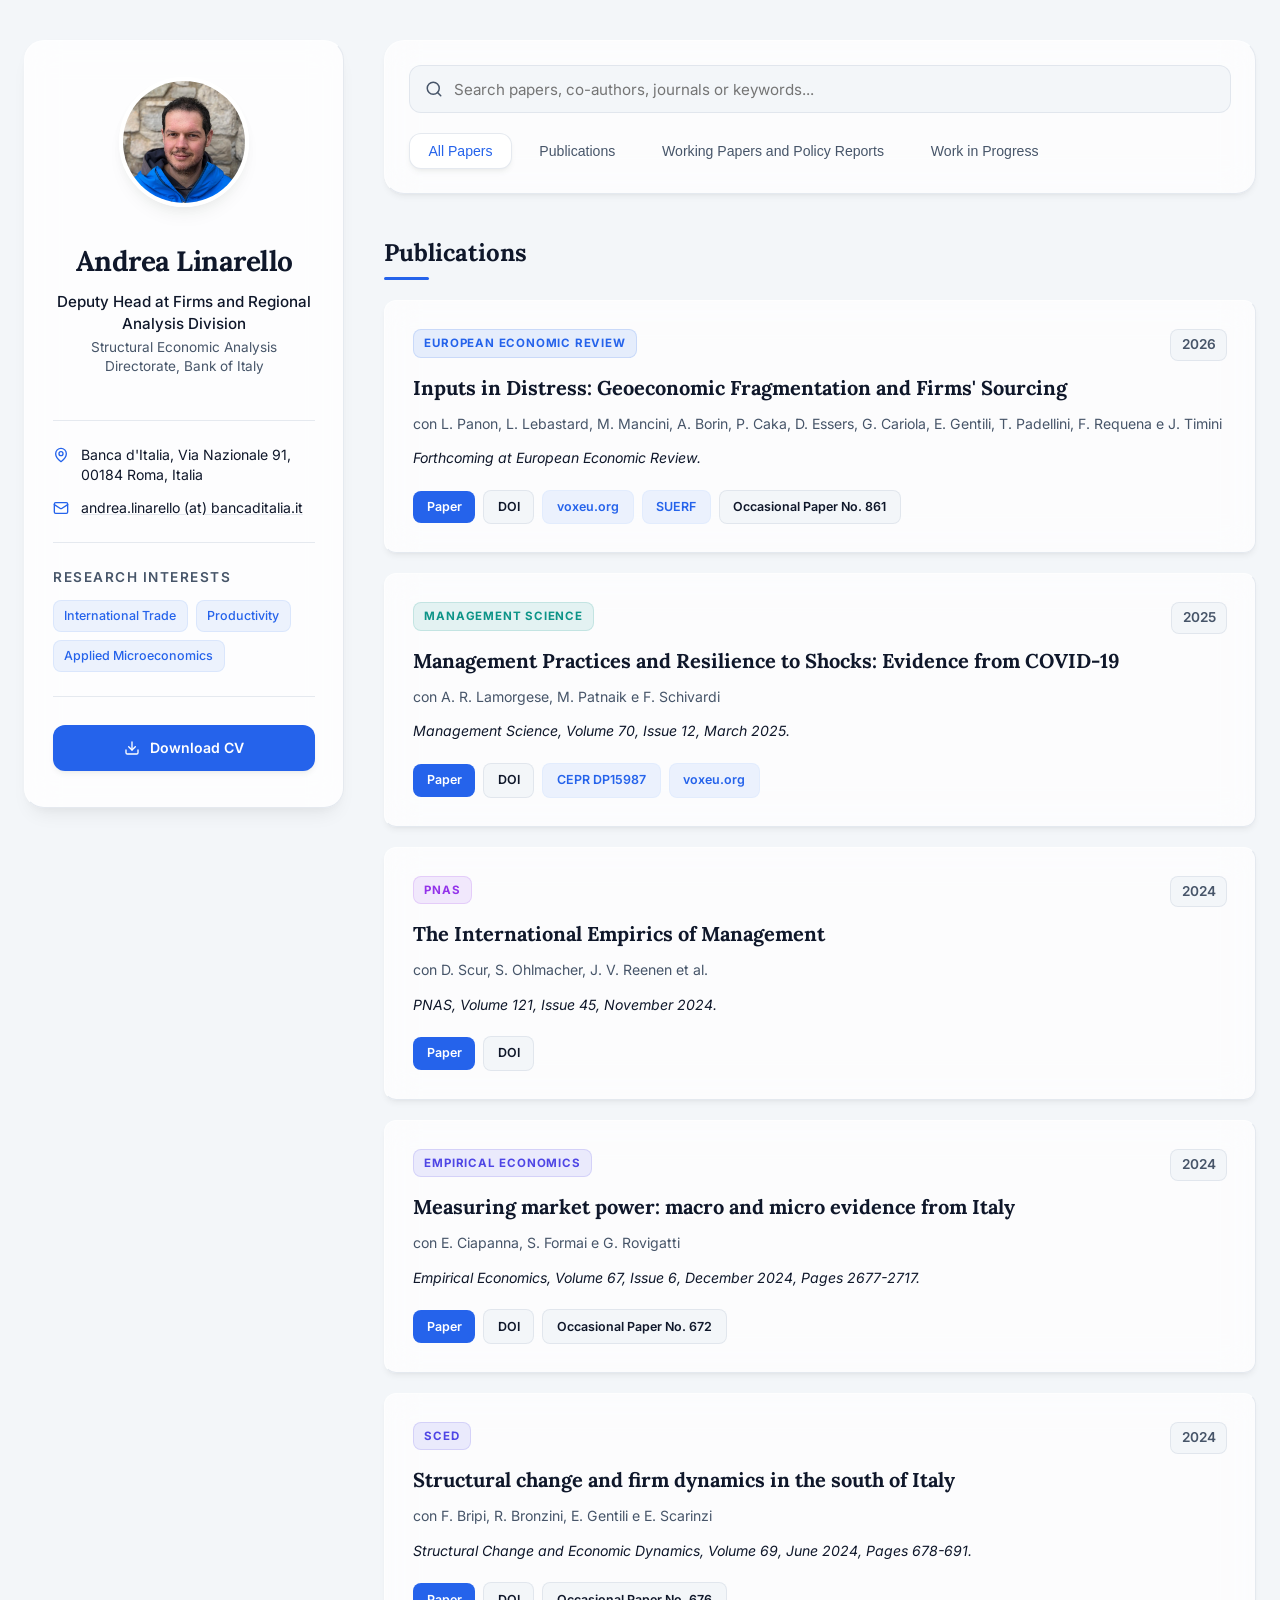
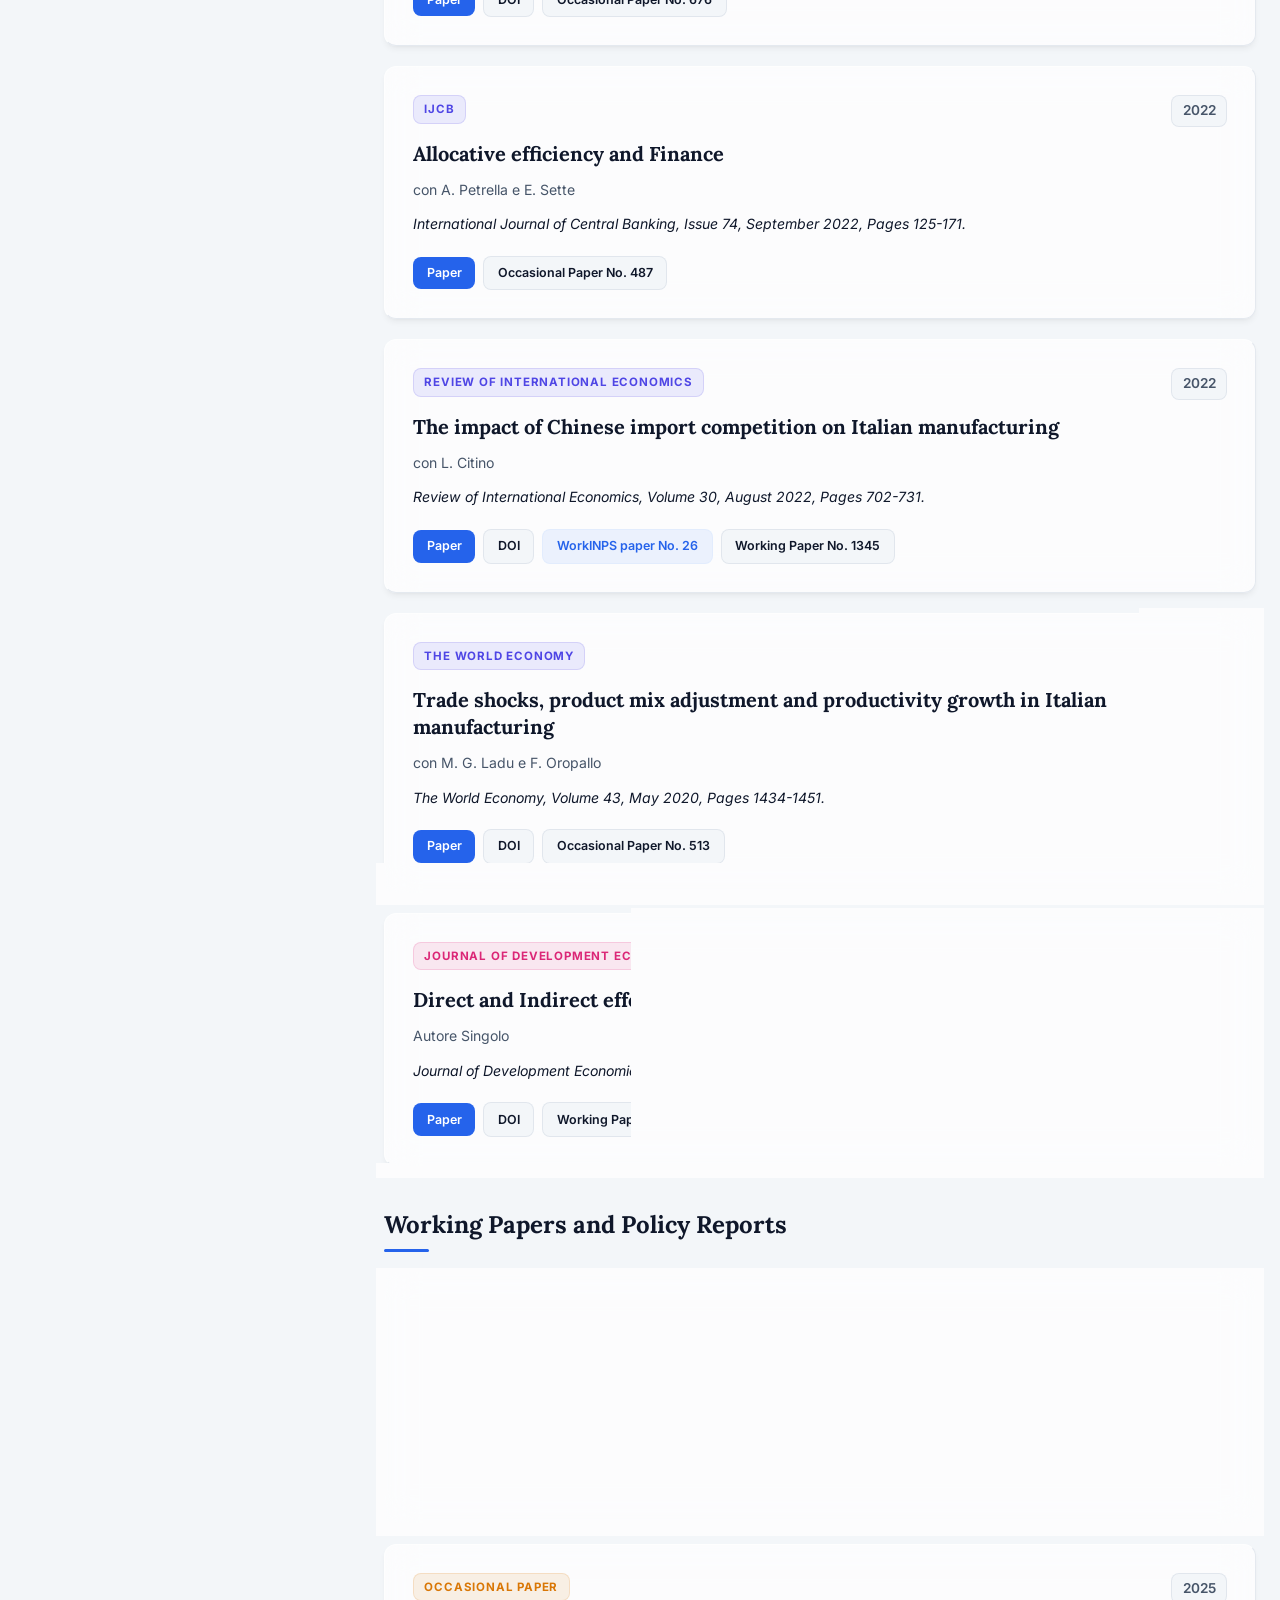
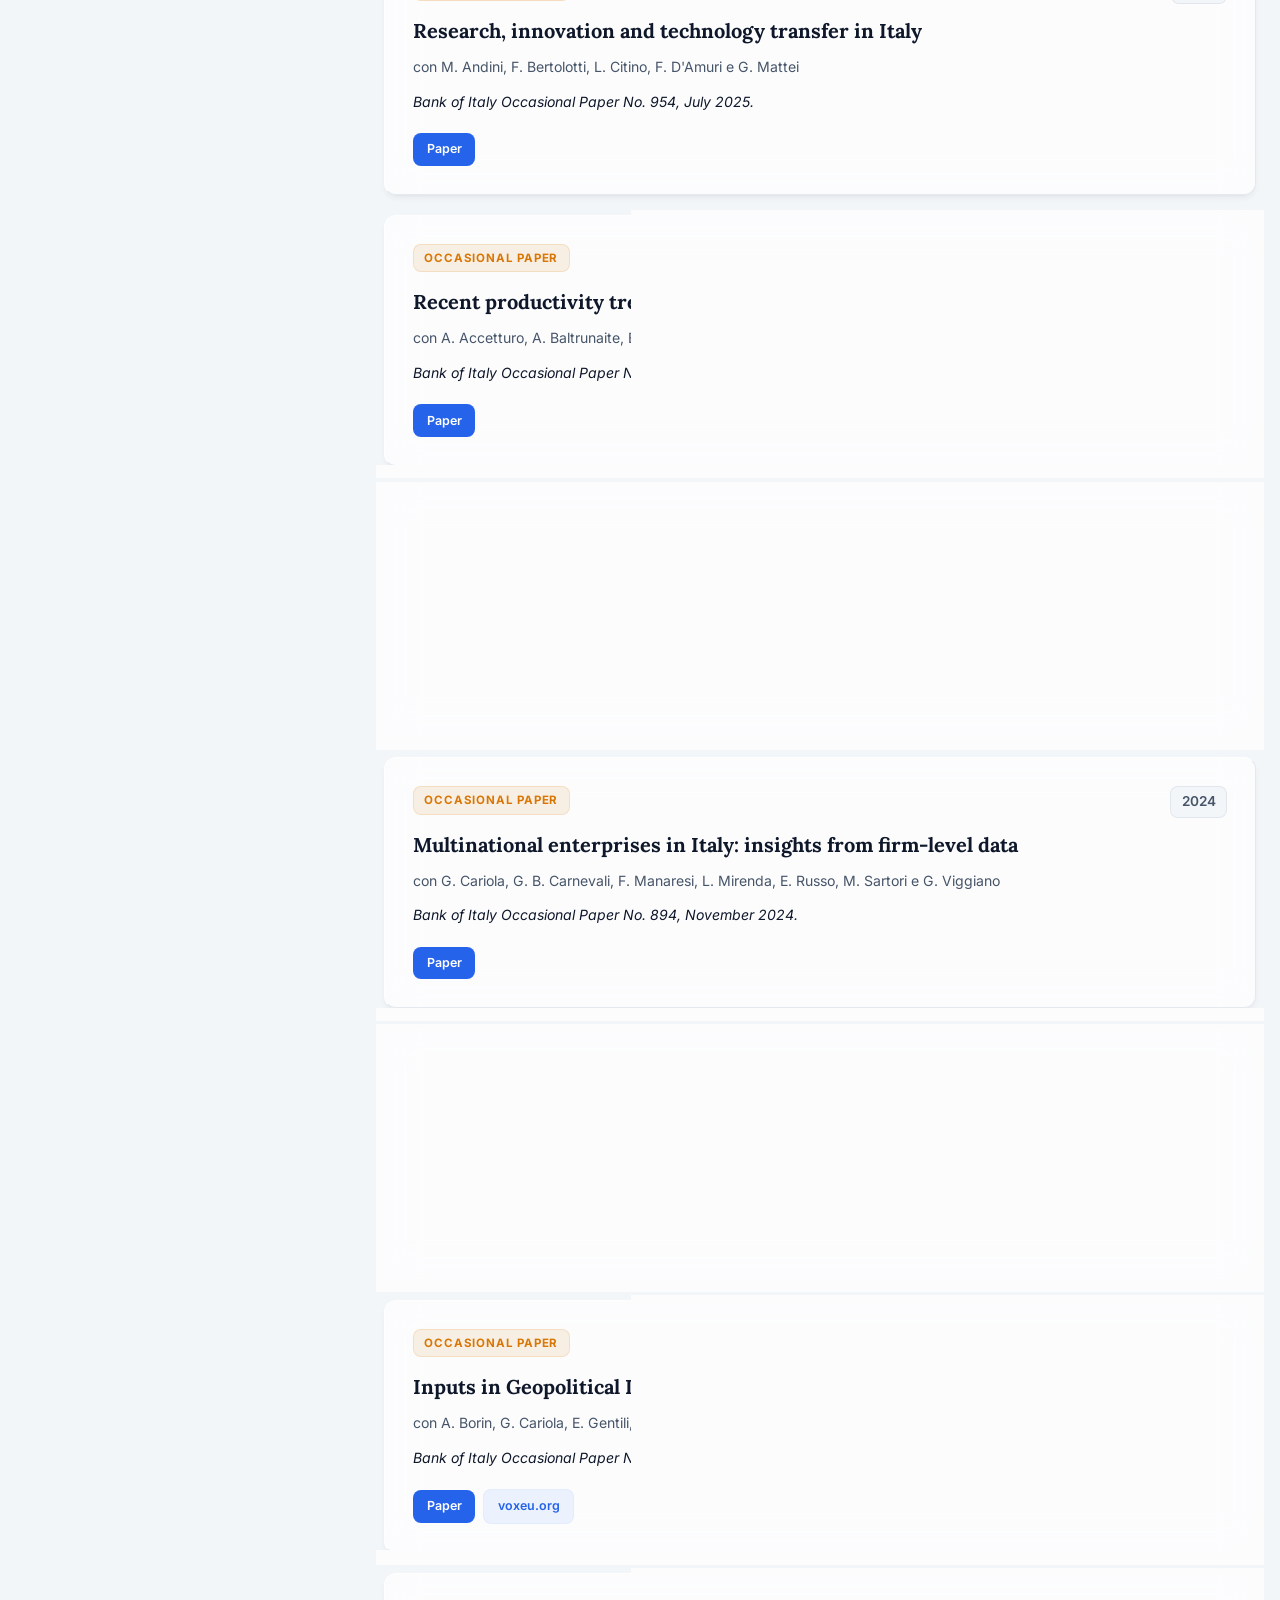
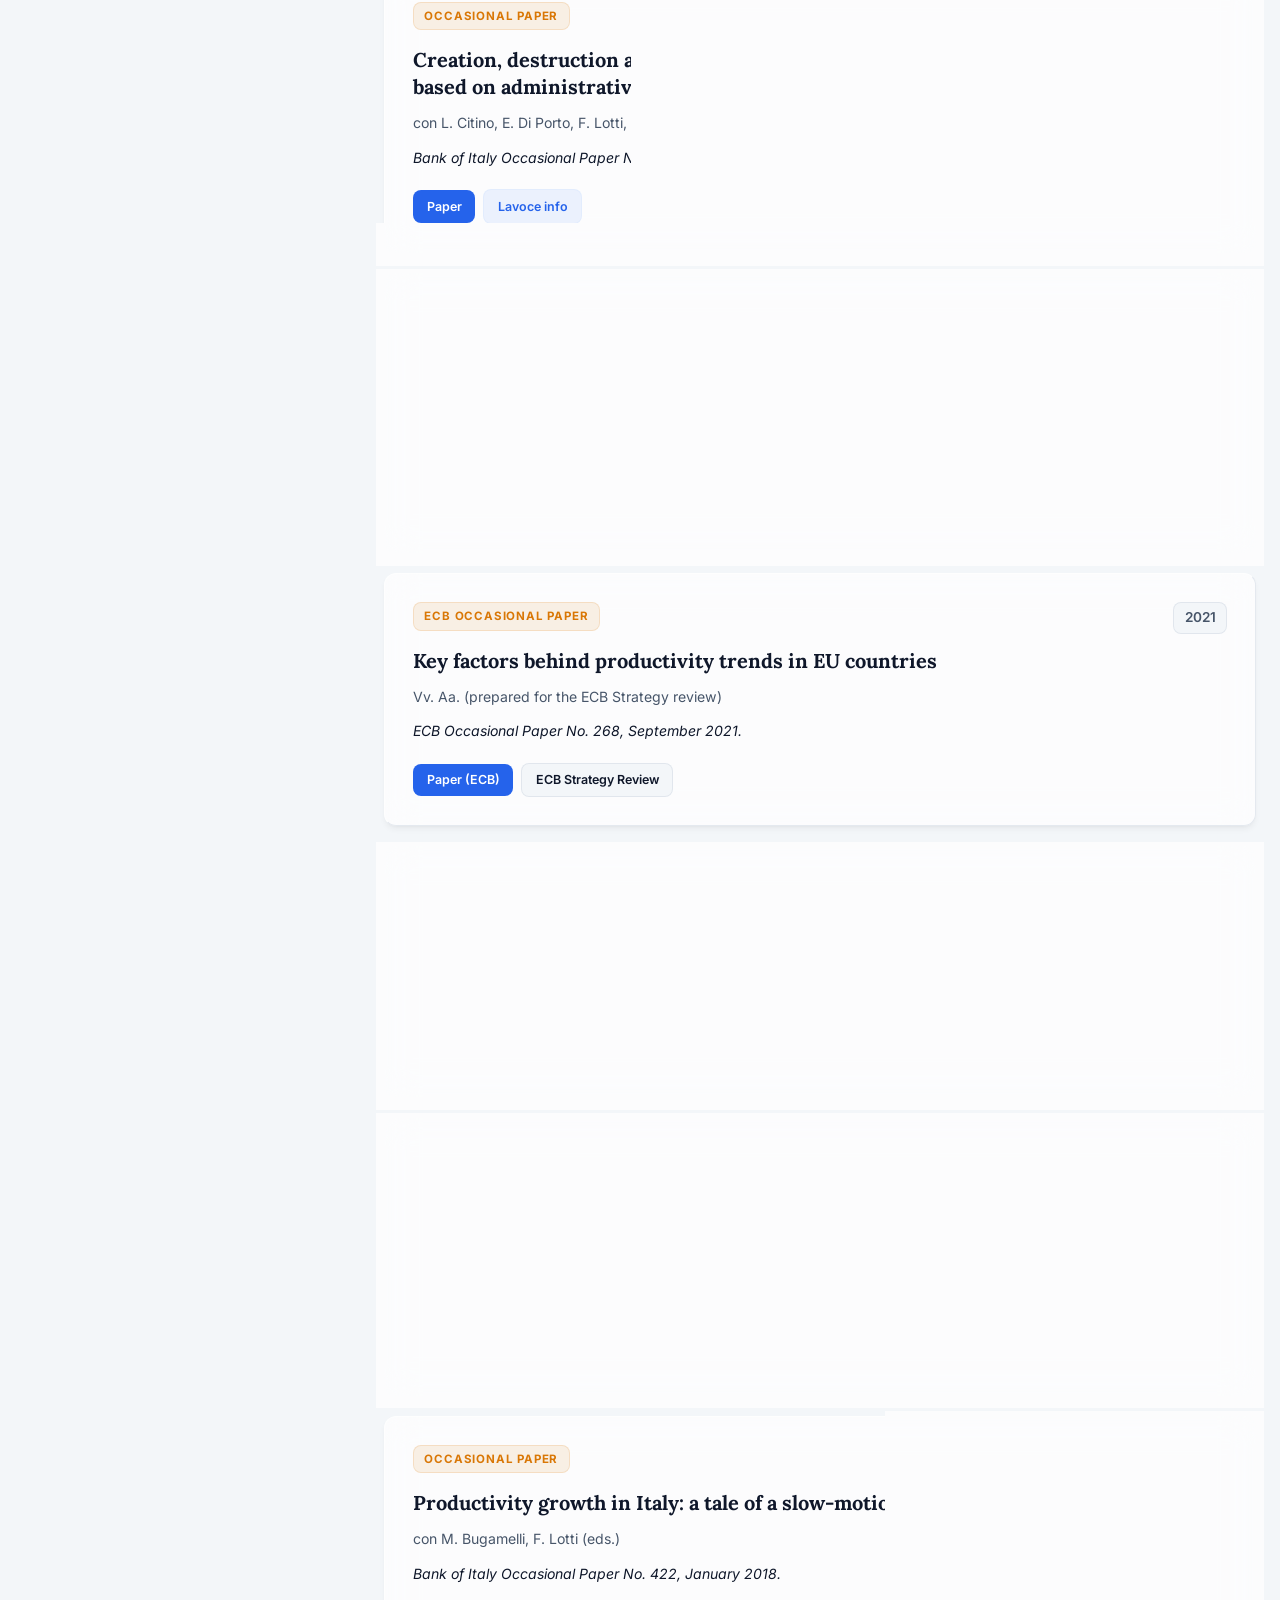
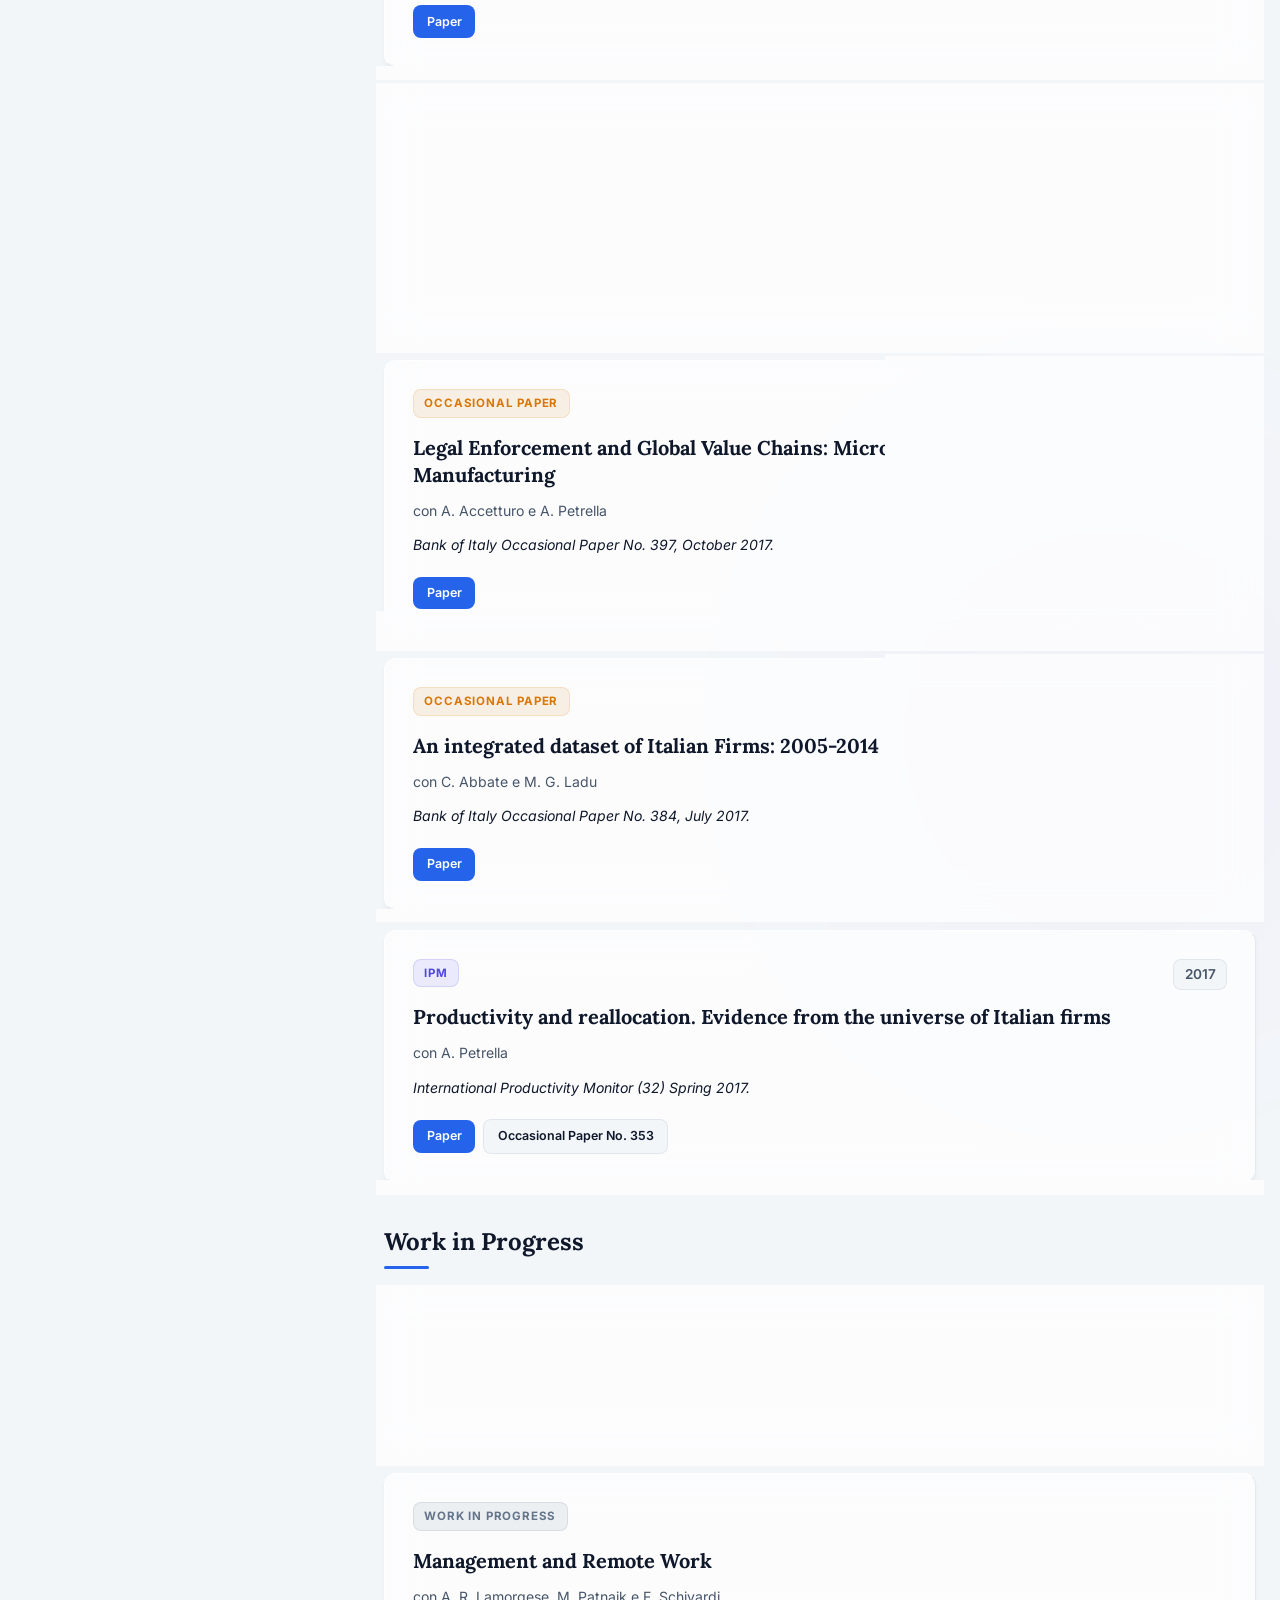
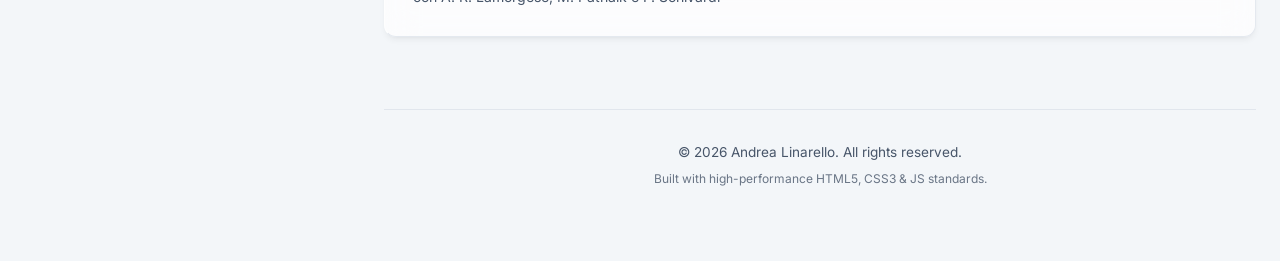
<file: index.html>
<!DOCTYPE html>

<html lang="it">
<head>
<meta charset="utf-8"/>
<meta content="width=device-width, initial-scale=1.0" name="viewport"/>
<title>Andrea Linarello - Homepage</title>
<meta content="Homepage of Andrea Linarello, Deputy Head at Firms and Regional Analysis Division, Bank of Italy. Research in international trade, productivity and applied microeconomics." name="description"/>
<!-- Google Fonts -->
<link href="https://fonts.googleapis.com" rel="preconnect"/>
<link crossorigin="" href="https://fonts.gstatic.com" rel="preconnect"/>
<link href="https://fonts.googleapis.com/css2?family=Inter:wght@300;400;500;600;700&amp;family=Lora:ital,wght@0,400;0,500;0,600;0,700;1,400&amp;display=swap" rel="stylesheet"/>
<link href="styles.css" rel="stylesheet"/>
</head>
<body>
<!-- Background Decorative Blurs -->
<div class="glow-bg glow-1"></div>
<div class="glow-bg glow-2"></div>
<div class="container">
<!-- LEFT SIDEBAR: PROFILE CARD -->
<aside class="sidebar">
<div class="profile-card">
<div class="avatar-container">
<img alt="Andrea Linarello" class="profile-photo" src="profile.jpg"/>
</div>
<h1 class="profile-name">Andrea Linarello</h1>
<p class="profile-title">Deputy Head at Firms and Regional Analysis Division</p>
<p class="profile-subtitle">Structural Economic Analysis Directorate, Bank of Italy</p>
<div class="divider"></div>
<div class="contact-info">
<div class="contact-item">
<svg class="icon" fill="none" stroke="currentColor" stroke-linecap="round" stroke-linejoin="round" stroke-width="2" viewbox="0 0 24 24" xmlns="http://www.w3.org/2000/svg"><path d="M20 10c0 6-8 12-8 12s-8-6-8-12a8 8 0 0 1 16 0Z"></path><circle cx="12" cy="10" r="3"></circle></svg>
<span>Banca d'Italia, Via Nazionale 91, 00184 Roma, Italia</span>
</div>
<div class="contact-item">
<svg class="icon" fill="none" stroke="currentColor" stroke-linecap="round" stroke-linejoin="round" stroke-width="2" viewbox="0 0 24 24" xmlns="http://www.w3.org/2000/svg"><rect height="16" rx="2" width="20" x="2" y="4"></rect><path d="m22 7-8.97 5.7a1.94 1.94 0 0 1-2.06 0L2 7"></path></svg>
<a href="mailto:andrea.linarello@bancaditalia.it">andrea.linarello (at) bancaditalia.it</a>
</div>
</div>
<div class="divider"></div>
<div class="research-interests">
<h3>Research Interests</h3>
<div class="interests-tags">
<span class="tag">International Trade</span>
<span class="tag">Productivity</span>
<span class="tag">Applied Microeconomics</span>
</div>
</div>
<div class="divider"></div>
<div class="cv-download-container">
<a class="cv-btn" href="https://drive.google.com/file/d/1Ykn_GKFcPp1C2OzRaf-uNI-9c2f_7Fuq/view?usp=sharing" target="_blank">
<svg class="icon" fill="none" stroke="currentColor" stroke-linecap="round" stroke-linejoin="round" stroke-width="2" viewbox="0 0 24 24" xmlns="http://www.w3.org/2000/svg"><path d="M21 15v4a2 2 0 0 1-2 2H5a2 2 0 0 1-2-2v-4"></path><polyline points="7 10 12 15 17 10"></polyline><line x1="12" x2="12" y1="15" y2="3"></line></svg>
            Download CV
          </a>
</div>

</div>
</aside>
<!-- RIGHT CONTENT AREA -->
<main class="content-area">
<!-- HEADER SEARCH & FILTER -->
<header class="content-header">
<div class="search-box">
<svg class="search-icon" fill="none" stroke="currentColor" stroke-linecap="round" stroke-linejoin="round" stroke-width="2" viewbox="0 0 24 24" xmlns="http://www.w3.org/2000/svg"><circle cx="11" cy="11" r="8"></circle><path d="m21 21-4.3-4.3"></path></svg>
<input id="search-input" placeholder="Search papers, co-authors, journals or keywords..." type="text"/>
</div>
<div class="filter-bar">
<button class="filter-btn active" data-filter="all">All Papers</button>
<button class="filter-btn" data-filter="publications">Publications</button>
<button class="filter-btn" data-filter="working-papers">Working Papers and Policy Reports</button>
<button class="filter-btn" data-filter="work-in-progress">Work in Progress</button>
</div>
</header>
<!-- SECTION: PUBLICATIONS -->
<section class="papers-section">
<h2 class="section-title">Publications</h2>
<div class="papers-list" id="publications-list">
<!-- Paper 1 -->
<article class="paper-card" data-category="publications" data-year="2026">
<span class="journal-badge badge-eer">European Economic Review</span>
<span class="year-label">2026</span>
<h3 class="paper-title">Inputs in Distress: Geoeconomic Fragmentation and Firms' Sourcing</h3>
<p class="paper-authors">con L. Panon, L. Lebastard, M. Mancini, A. Borin, P. Caka, D. Essers, G. Cariola, E. Gentili, T. Padellini, F. Requena e J. Timini</p>
<p class="paper-details">Forthcoming at <em>European Economic Review</em>.</p>
<div class="paper-links">
<a class="link-btn primary" href="https://www.sciencedirect.com/science/article/pii/S0014292126000991" target="_blank">Paper</a>
<a class="link-btn secondary" href="https://doi.org/10.1016/j.euroecorev.2026.105355" target="_blank">DOI</a>
<a class="link-btn info" href="https://cepr.org/voxeu/columns/critical-input-disruptions-mapping-out-road-eu-resilience" target="_blank">voxeu.org</a>
<a class="link-btn info" href="https://www.suerf.org/publications/suerf-policy-notes-and-briefs/inputs-in-distress-geoeconomic-fragmentation-and-firms-sourcing/" target="_blank">SUERF</a>
<a class="link-btn secondary" href="https://www.bancaditalia.it/pubblicazioni/qef/2024-0861/index.html?com.dotmarketing.htmlpage.language=1" target="_blank">Occasional Paper No. 861</a>
</div>
</article>
<!-- Paper 2 -->
<article class="paper-card" data-category="publications" data-year="2025">
<span class="journal-badge badge-ms">Management Science</span>
<span class="year-label">2025</span>
<h3 class="paper-title">Management Practices and Resilience to Shocks: Evidence from COVID-19</h3>
<p class="paper-authors">con A. R. Lamorgese, M. Patnaik e F. Schivardi</p>
<p class="paper-details"><em>Management Science</em>, Volume 70, Issue 12, March 2025.</p>
<div class="paper-links">
<a class="link-btn primary" href="https://pubsonline.informs.org/doi/full/10.1287/mnsc.2021.01341?af=R" target="_blank">Paper</a>
<a class="link-btn secondary" href="https://doi.org/10.1287/mnsc.2021.01341" target="_blank">DOI</a>
<a class="link-btn info" href="https://cepr.org/active/publications/discussion_papers/dp.php?dpno=15987" target="_blank">CEPR DP15987</a>
<a class="link-btn info" href="https://voxeu.org/article/how-management-practices-boosted-firm-performance-during-covid-19" target="_blank">voxeu.org</a>
</div>
</article>
<!-- Paper 3 -->
<article class="paper-card" data-category="publications" data-year="2024">
<span class="journal-badge badge-pnas">PNAS</span>
<span class="year-label">2024</span>
<h3 class="paper-title">The International Empirics of Management</h3>
<p class="paper-authors">con D. Scur, S. Ohlmacher, J. V. Reenen et al.</p>
<p class="paper-details"><em>PNAS</em>, Volume 121, Issue 45, November 2024.</p>
<div class="paper-links">
<a class="link-btn primary" href="https://www.pnas.org/doi/10.1073/pnas.2412205121" target="_blank">Paper</a>
<a class="link-btn secondary" href="https://doi.org/10.1073/pnas.2412205121" target="_blank">DOI</a>
</div>
</article>
<!-- Paper 4 -->
<article class="paper-card" data-category="publications" data-year="2024">
<span class="journal-badge badge-default">Empirical Economics</span>
<span class="year-label">2024</span>
<h3 class="paper-title">Measuring market power: macro and micro evidence from Italy</h3>
<p class="paper-authors">con E. Ciapanna, S. Formai e G. Rovigatti</p>
<p class="paper-details"><em>Empirical Economics</em>, Volume 67, Issue 6, December 2024, Pages 2677-2717.</p>
<div class="paper-links">
<a class="link-btn primary" href="https://link.springer.com/article/10.1007/s00181-024-02624-w" target="_blank">Paper</a>
<a class="link-btn secondary" href="https://doi.org/10.1007/s00181-024-02624-w" target="_blank">DOI</a>
<a class="link-btn secondary" href="https://www.bancaditalia.it/pubblicazioni/qef/2022-0672/index.html?com.dotmarketing.htmlpage.language=1" target="_blank">Occasional Paper No. 672</a>
</div>
</article>
<!-- Paper 5 -->
<article class="paper-card" data-category="publications" data-year="2024">
<span class="journal-badge badge-default">SCED</span>
<span class="year-label">2024</span>
<h3 class="paper-title">Structural change and firm dynamics in the south of Italy</h3>
<p class="paper-authors">con F. Bripi, R. Bronzini, E. Gentili e E. Scarinzi</p>
<p class="paper-details"><em>Structural Change and Economic Dynamics</em>, Volume 69, June 2024, Pages 678-691.</p>
<div class="paper-links">
<a class="link-btn primary" href="https://www.sciencedirect.com/science/article/pii/S0954349X23000085" target="_blank">Paper</a>
<a class="link-btn secondary" href="https://doi.org/10.1016/j.strueco.2023.02.003" target="_blank">DOI</a>
<a class="link-btn secondary" href="https://www.bancaditalia.it/pubblicazioni/qef/2022-0676/index.html?com.dotmarketing.htmlpage.language=1" target="_blank">Occasional Paper No. 676</a>
</div>
</article>
<!-- Paper 6 -->
<article class="paper-card" data-category="publications" data-year="2022">
<span class="journal-badge badge-default">IJCB</span>
<span class="year-label">2022</span>
<h3 class="paper-title">Allocative efficiency and Finance</h3>
<p class="paper-authors">con A. Petrella e E. Sette</p>
<p class="paper-details"><em>International Journal of Central Banking</em>, Issue 74, September 2022, Pages 125-171.</p>
<div class="paper-links">
<a class="link-btn primary" href="https://www.ijcb.org/journal/ijcb22q3a4.htm" target="_blank">Paper</a>
<a class="link-btn secondary" href="https://www.bancaditalia.it/pubblicazioni/qef/2019-0487/QEF_487_19.pdf" target="_blank">Occasional Paper No. 487</a>
</div>
</article>
<!-- Paper 7 -->
<article class="paper-card" data-category="publications" data-year="2022">
<span class="journal-badge badge-default">Review of International Economics</span>
<span class="year-label">2022</span>
<h3 class="paper-title">The impact of Chinese import competition on Italian manufacturing</h3>
<p class="paper-authors">con L. Citino</p>
<p class="paper-details"><em>Review of International Economics</em>, Volume 30, August 2022, Pages 702-731.</p>
<div class="paper-links">
<a class="link-btn primary" href="https://onlinelibrary.wiley.com/doi/full/10.1111/roie.12587" target="_blank">Paper</a>
<a class="link-btn secondary" href="https://doi.org/10.1111/roie.12587" target="_blank">DOI</a>
<a class="link-btn info" href="https://www.inps.it/docallegatiNP/Mig/InpsComunica/WorkInps_Papers/26_WorkINPS_Linarello_Citino_dicembre_2019.pdf" target="_blank">WorkINPS paper No. 26</a>
<a class="link-btn secondary" href="https://www.bancaditalia.it/pubblicazioni/temi-discussione/2021/2021-1345/" target="_blank">Working Paper No. 1345</a>
</div>
</article>
<!-- Paper 8 -->
<article class="paper-card" data-category="publications" data-year="2020">
<span class="journal-badge badge-default">The World Economy</span>
<span class="year-label">2020</span>
<h3 class="paper-title">Trade shocks, product mix adjustment and productivity growth in Italian manufacturing</h3>
<p class="paper-authors">con M. G. Ladu e F. Oropallo</p>
<p class="paper-details"><em>The World Economy</em>, Volume 43, May 2020, Pages 1434-1451.</p>
<div class="paper-links">
<a class="link-btn primary" href="https://onlinelibrary.wiley.com/doi/10.1111/twec.12927" target="_blank">Paper</a>
<a class="link-btn secondary" href="https://doi.org/10.1111/twec.12927" target="_blank">DOI</a>
<a class="link-btn secondary" href="https://www.bancaditalia.it/pubblicazioni/qef/2019-0513/index.html?com.dotmarketing.htmlpage.language=1" target="_blank">Occasional Paper No. 513</a>
</div>
</article>
<!-- Paper 9 -->
<article class="paper-card" data-category="publications" data-year="2018">
<span class="journal-badge badge-jde">Journal of Development Economics</span>
<span class="year-label">2018</span>
<h3 class="paper-title">Direct and Indirect effects of Trade Liberalization: Evidence from Chile</h3>
<p class="paper-authors">Autore Singolo</p>
<p class="paper-details"><em>Journal of Development Economics</em>, Volume 134, September 2018, Pages 160-175.</p>
<div class="paper-links">
<a class="link-btn primary" href="https://www.sciencedirect.com/science/article/pii/S0304387818304474" target="_blank">Paper</a>
<a class="link-btn secondary" href="https://doi.org/10.1016/j.jdeveco.2018.05.012" target="_blank">DOI</a>
<a class="link-btn secondary" href="https://www.bancaditalia.it/pubblicazioni/temi-discussione/2014/2014-0994/" target="_blank">Working Paper No. 994</a>
</div>
</article>
</div>
</section>
<!-- SECTION: WORKING PAPERS & REPORTS -->
<section class="papers-section">
<h2 class="section-title">Working Papers and Policy Reports</h2>
<div class="papers-list" id="working-papers-list">
<article class="paper-card" data-category="working-papers" data-year="2026">
<span class="journal-badge badge-wp">Occasional Paper</span>
<span class="year-label">2026</span>
<h3 class="paper-title">Shock propagation and economic policies in the Italian production network</h3>
<p class="paper-authors">con F. Bertolotti e P. Zoi</p>
<p class="paper-details">Bank of Italy Occasional Paper No. 1020, 2026.</p>
<div class="paper-links">
<a class="link-btn primary" href="https://www.bancaditalia.it/pubblicazioni/qef/2026-1020/index.html?com.dotmarketing.htmlpage.language=1" target="_blank">Paper</a>
</div>
</article>
<article class="paper-card" data-category="working-papers" data-year="2025">
<span class="journal-badge badge-wp">Occasional Paper</span>
<span class="year-label">2025</span>
<h3 class="paper-title">Research, innovation and technology transfer in Italy</h3>
<p class="paper-authors">con M. Andini, F. Bertolotti, L. Citino, F. D'Amuri e G. Mattei</p>
<p class="paper-details">Bank of Italy Occasional Paper No. 954, July 2025.</p>
<div class="paper-links">
<a class="link-btn primary" href="https://www.bancaditalia.it/pubblicazioni/qef/2025-0954/index.html?com.dotmarketing.htmlpage.language=1" target="_blank">Paper</a>
</div>
</article>
<article class="paper-card" data-category="working-papers" data-year="2025">
<span class="journal-badge badge-wp">Occasional Paper</span>
<span class="year-label">2025</span>
<h3 class="paper-title">Recent productivity trends and transformations in Italy's production system</h3>
<p class="paper-authors">con A. Accetturo, A. Baltrunaite, E. Ciani, F. Cingano, F. Daniele, R. De Luca, I. Di Marzio, R. Greco, F. Manaresi e S. Mocetti</p>
<p class="paper-details">Bank of Italy Occasional Paper No. 953, July 2025.</p>
<div class="paper-links">
<a class="link-btn primary" href="https://www.bancaditalia.it/pubblicazioni/qef/2025-0953/index.html?com.dotmarketing.htmlpage.language=1" target="_blank">Paper</a>
</div>
</article>
<article class="paper-card" data-category="working-papers" data-year="2024">
<span class="journal-badge badge-wp">Occasional Paper</span>
<span class="year-label">2024</span>
<h3 class="paper-title">Innovation and public support policies: a comparative analysis</h3>
<p class="paper-authors">con F. Bertolotti, L. Citino, F. Lotti, E. Padovani, E. Pisano, M. Romanelli, A. Sanelli, F. Scoccianti, E. Sette e Ernesto Zangari</p>
<p class="paper-details">Bank of Italy Occasional Paper No. 898, December 2024.</p>
<div class="paper-links">
<a class="link-btn primary" href="https://www.bancaditalia.it/pubblicazioni/qef/2024-0898/index.html?com.dotmarketing.htmlpage.language=1" target="_blank">Paper</a>
</div>
</article>
<article class="paper-card" data-category="working-papers" data-year="2024">
<span class="journal-badge badge-wp">Occasional Paper</span>
<span class="year-label">2024</span>
<h3 class="paper-title">Multinational enterprises in Italy: insights from firm-level data</h3>
<p class="paper-authors">con G. Cariola, G. B. Carnevali, F. Manaresi, L. Mirenda, E. Russo, M. Sartori e G. Viggiano</p>
<p class="paper-details">Bank of Italy Occasional Paper No. 894, November 2024.</p>
<div class="paper-links">
<a class="link-btn primary" href="https://www.bancaditalia.it/pubblicazioni/qef/2024-0894/index.html?com.dotmarketing.htmlpage.language=1" target="_blank">Paper</a>
</div>
</article>
<article class="paper-card" data-category="working-papers" data-year="2024">
<span class="journal-badge badge-wp">Occasional Paper</span>
<span class="year-label">2024</span>
<h3 class="paper-title">High-growth young firms in Italy</h3>
<p class="paper-authors">con A. Cintolesi, E. Frattola, R. Greco, F. Leombroni, A. Locatelli, S. Nesi e S. Zuccolalà</p>
<p class="paper-details">Bank of Italy Occasional Paper No. 889, October 2024.</p>
<div class="paper-links">
<a class="link-btn primary" href="https://www.bancaditalia.it/pubblicazioni/qef/2024-0889/index.html?com.dotmarketing.htmlpage.language=1" target="_blank">Paper</a>
</div>
</article>
<article class="paper-card" data-category="working-papers" data-year="2023">
<span class="journal-badge badge-wp">Occasional Paper</span>
<span class="year-label">2023</span>
<h3 class="paper-title">Inputs in Geopolitical Distress: Risk Assessment Based on Micro Data</h3>
<p class="paper-authors">con A. Borin, G. Cariola, E. Gentili, M. Mancini, T. Padellini, L. Panon e E. Sette</p>
<p class="paper-details">Bank of Italy Occasional Paper No. 819, November 2023.</p>
<div class="paper-links">
<a class="link-btn primary" href="https://www.bancaditalia.it/pubblicazioni/qef/2023-0819/index.html?com.dotmarketing.htmlpage.language=1" target="_blank">Paper</a>
<a class="link-btn info" href="https://cepr.org/voxeu/columns/inputs-geopolitical-distress-risk-assessment-based-micro-data" target="_blank">voxeu.org</a>
</div>
</article>
<article class="paper-card" data-category="working-papers" data-year="2023">
<span class="journal-badge badge-wp">Occasional Paper</span>
<span class="year-label">2023</span>
<h3 class="paper-title">Creation, destruction and reallocation of jobs in italian firms: an analysis based on administrative data</h3>
<p class="paper-authors">con L. Citino, E. Di Porto, F. Lotti, A. Petrella e E. Sette</p>
<p class="paper-details">Bank of Italy Occasional Paper No. 751, March 2023.</p>
<div class="paper-links">
<a class="link-btn primary" href="https://www.bancaditalia.it/pubblicazioni/qef/2023-0751/index.html?com.dotmarketing.htmlpage.language=1" target="_blank">Paper</a>
<a class="link-btn info" href="https://www.lavoce.info/archives/97443/cosi-la-pandemia-ha-distrutto-e-creato-lavoro/" target="_blank">Lavoce info</a>
</div>
</article>
<article class="paper-card" data-category="working-papers" data-year="2024">
<span class="journal-badge badge-default">Italian Economic Journal</span>
<span class="year-label">2024</span>
<h3 class="paper-title">Ownership, governance, management and firm performance: evidence from Italian firms</h3>
<p class="paper-authors">con A. Baltrunaite, S. Formai e S. Mocetti</p>
<p class="paper-details"><em>Italian Economic Journal</em>, Volume 10, Issue 3, November 2024, Pages 993-1027.</p>
<div class="paper-links">
<a class="link-btn primary" href="https://www.sciencedirect.com/science/article/pii/S0954349X23000085" target="_blank">Paper</a>
<a class="link-btn secondary" href="https://www.bancaditalia.it/pubblicazioni/qef/2022-0678/index.html?com.dotmarketing.htmlpage.language=1" target="_blank">Occasional Paper No. 678</a>
</div>
</article>
<article class="paper-card" data-category="working-papers" data-year="2021">
<span class="journal-badge badge-wp">ECB Occasional Paper</span>
<span class="year-label">2021</span>
<h3 class="paper-title">Key factors behind productivity trends in EU countries</h3>
<p class="paper-authors">Vv. Aa. (prepared for the ECB Strategy review)</p>
<p class="paper-details">ECB Occasional Paper No. 268, September 2021.</p>
<div class="paper-links">
<a class="link-btn primary" href="https://www.ecb.europa.eu/pub/pdf/scpops/ecb.op268~73e6860c62.en.pdf?83814621b444599b295c46a608fffcb6" target="_blank">Paper (ECB)</a>
<a class="link-btn secondary" href="https://www.ecb.europa.eu/pub/html/strategy_review.en.html" target="_blank">ECB Strategy Review</a>
</div>
</article>
<article class="paper-card" data-category="working-papers" data-year="2019">
<span class="journal-badge badge-wp">Occasional Paper</span>
<span class="year-label">2019</span>
<h3 class="paper-title">The 'Margin Call'. Export experience and firm entry into new export markets</h3>
<p class="paper-authors">con M. Bugamelli e R. Serafini</p>
<p class="paper-details">Bank of Italy Occasional Paper No. 536, December 2019.</p>
<div class="paper-links">
<a class="link-btn primary" href="https://www.bancaditalia.it/pubblicazioni/qef/2019-0536/index.html?com.dotmarketing.htmlpage.language=1" target="_blank">Paper</a>
</div>
</article>
<article class="paper-card" data-category="working-papers" data-year="2018">
<span class="journal-badge badge-wp">Occasional Paper</span>
<span class="year-label">2018</span>
<h3 class="paper-title">Invoicing currency and exchange rate pass-through: evidence from firm level analysis of Italian firms</h3>
<p class="paper-authors">con A. Borin, E. Mattevi e G. Zevi</p>
<p class="paper-details">Bank of Italy Occasional Paper No. 473, December 2018.</p>
<div class="paper-links">
<a class="link-btn primary" href="https://www.bancaditalia.it/pubblicazioni/qef/2018-0473/index.html?com.dotmarketing.htmlpage.language=1" target="_blank">Paper</a>
</div>
</article>
<article class="paper-card" data-category="working-papers" data-year="2018">
<span class="journal-badge badge-wp">Occasional Paper</span>
<span class="year-label">2018</span>
<h3 class="paper-title">Productivity growth in Italy: a tale of a slow-motion change</h3>
<p class="paper-authors">con M. Bugamelli, F. Lotti (eds.)</p>
<p class="paper-details">Bank of Italy Occasional Paper No. 422, January 2018.</p>
<div class="paper-links">
<a class="link-btn primary" href="https://www.bancaditalia.it/pubblicazioni/qef/2018-0422/index.html?com.dotmarketing.htmlpage.language=1" target="_blank">Paper</a>
</div>
</article>
<article class="paper-card" data-category="working-papers" data-year="2018">
<span class="journal-badge badge-default">Italian Economic Journal</span>
<span class="year-label">2018</span>
<h3 class="paper-title">Back on track? A macro-micro narrative of Italian exports</h3>
<p class="paper-authors">con M. Bugamelli, S. Fabiani, S. Federico, A. Felettigh e C. Giordano</p>
<p class="paper-details"><em>Italian Economic Journal</em>, (4)1, March 2018.</p>
<div class="paper-links">
<a class="link-btn primary" href="https://link.springer.com/article/10.1007/s40797-018-0072-8" target="_blank">Paper</a>
<a class="link-btn secondary" href="https://www.bancaditalia.it/pubblicazioni/qef/2017-0399/index.html?com.dotmarketing.htmlpage.language=1" target="_blank">Occasional Paper No. 399</a>
</div>
</article>
<article class="paper-card" data-category="working-papers" data-year="2017">
<span class="journal-badge badge-wp">Occasional Paper</span>
<span class="year-label">2017</span>
<h3 class="paper-title">Legal Enforcement and Global Value Chains: Micro-evidence from Italian Manufacturing</h3>
<p class="paper-authors">con A. Accetturo e A. Petrella</p>
<p class="paper-details">Bank of Italy Occasional Paper No. 397, October 2017.</p>
<div class="paper-links">
<a class="link-btn primary" href="https://www.bancaditalia.it/pubblicazioni/qef/2017-0397/QEF_397_17.pdf" target="_blank">Paper</a>
</div>
</article>
<article class="paper-card" data-category="working-papers" data-year="2017">
<span class="journal-badge badge-wp">Occasional Paper</span>
<span class="year-label">2017</span>
<h3 class="paper-title">An integrated dataset of Italian Firms: 2005-2014</h3>
<p class="paper-authors">con C. Abbate e M. G. Ladu</p>
<p class="paper-details">Bank of Italy Occasional Paper No. 384, July 2017.</p>
<div class="paper-links">
<a class="link-btn primary" href="https://www.bancaditalia.it/pubblicazioni/qef/2017-0384/index.html?com.dotmarketing.htmlpage.language=1" target="_blank">Paper</a>
</div>
</article>
<article class="paper-card" data-category="working-papers" data-year="2017">
<span class="journal-badge badge-default">IPM</span>
<span class="year-label">2017</span>
<h3 class="paper-title">Productivity and reallocation. Evidence from the universe of Italian firms</h3>
<p class="paper-authors">con A. Petrella</p>
<p class="paper-details"><em>International Productivity Monitor</em> (32) Spring 2017.</p>
<div class="paper-links">
<a class="link-btn primary" href="http://www.csls.ca/ipm/32/Linarello_Petrella.pdf" target="_blank">Paper</a>
<a class="link-btn secondary" href="https://www.bancaditalia.it/pubblicazioni/qef/2016-0353/index.html?com.dotmarketing.htmlpage.language=1" target="_blank">Occasional Paper No. 353</a>
</div>
</article>
</div>
</section>
<!-- SECTION: WORK IN PROGRESS -->
<section class="papers-section">
<h2 class="section-title">Work in Progress</h2>
<div class="papers-list" id="wip-list">
<article class="paper-card" data-category="work-in-progress">
<span class="journal-badge badge-wip">Work in Progress</span>
<h3 class="paper-title">Automation Diffusion: Firm-to-Firm Network Spillovers and Industrial Policy</h3>
<p class="paper-authors">con A. Ughi</p>
</article>

<article class="paper-card" data-category="work-in-progress">
<span class="journal-badge badge-wip">Work in Progress</span>
<h3 class="paper-title">Management and Remote Work</h3>
<p class="paper-authors">con A. R. Lamorgese, M. Patnaik e F. Schivardi</p>
</article>
</div>
</section>
<footer class="site-footer">
<p>© 2026 Andrea Linarello. All rights reserved.</p>
<p class="footer-sub">Built with high-performance HTML5, CSS3 & JS standards.</p>
</footer>
</main>
</div>
<script src="script.js"></script>
</body>
</html>
</file>
<file: styles.css>
/* ==========================================================================
   CSS CUSTOM VARIABLES & THEME TOKENS
   ========================================================================== */
:root {
  /* Font Families */
  --font-sans: 'Inter', -apple-system, BlinkMacSystemFont, "Segoe UI", Roboto, sans-serif;
  --font-serif: 'Lora', Georgia, Cambria, "Times New Roman", Times, serif;

  /* Colors (Default Light Mode) */
  --bg-primary: #f3f6f9;
  --bg-secondary: #ffffff;
  --bg-card: rgba(255, 255, 255, 0.7);
  --sidebar-bg: rgba(255, 255, 255, 0.8);
  --border-card: rgba(255, 255, 255, 0.5);
  --border-outer: rgba(218, 224, 233, 0.7);
  
  --text-main: #0f172a;
  --text-muted: #475569;
  --text-inverse: #ffffff;
  
  --accent-color: #2563eb;
  --accent-hover: #1d4ed8;
  --accent-bg-alpha: rgba(37, 99, 235, 0.08);
  
  --shadow-sm: 0 4px 6px -1px rgba(0, 0, 0, 0.05), 0 2px 4px -2px rgba(0, 0, 0, 0.05);
  --shadow-md: 0 12px 20px -8px rgba(0, 0, 0, 0.08), 0 4px 12px -2px rgba(0, 0, 0, 0.03);
  --shadow-lg: 0 20px 25px -5px rgba(0, 0, 0, 0.05), 0 8px 10px -6px rgba(0, 0, 0, 0.05);

  --glass-blur: blur(16px);
  --transition-smooth: all 0.3s cubic-bezier(0.4, 0, 0.2, 1);
  --radius-sm: 8px;
  --radius-md: 12px;
  --radius-lg: 20px;
}



/* ==========================================================================
   RESET & BASE STYLES
   ========================================================================== */
* {
  box-sizing: border-box;
  margin: 0;
  padding: 0;
}

body {
  font-family: var(--font-sans);
  color: var(--text-main);
  background-color: var(--bg-primary);
  line-height: 1.6;
  overflow-x: hidden;
  min-height: 100vh;
  position: relative;
  transition: background-color 0.4s ease, color 0.4s ease;
}

a {
  color: var(--accent-color);
  text-decoration: none;
  transition: var(--transition-smooth);
}

a:hover {
  color: var(--accent-hover);
}

/* Decorative Background Glows */
.glow-bg {
  position: absolute;
  width: 600px;
  height: 600px;
  border-radius: 50%;
  filter: blur(150px);
  opacity: 0.4;
  z-index: -1;
  pointer-events: none;
  transition: opacity 0.5s ease;
}

.glow-1 {
  background: radial-gradient(circle, rgba(59, 130, 246, 0.25) 0%, rgba(0,0,0,0) 70%);
  top: -10%;
  left: -10%;
}

.glow-2 {
  background: radial-gradient(circle, rgba(147, 51, 234, 0.18) 0%, rgba(0,0,0,0) 70%);
  bottom: 10%;
  right: -10%;
}


/* ==========================================================================
   LAYOUT STRUCTURE
   ========================================================================== */
.container {
  max-width: 1280px;
  margin: 0 auto;
  padding: 2.5rem 1.5rem;
  display: grid;
  grid-template-columns: 320px 1fr;
  gap: 2.5rem;
  position: relative;
}

/* ==========================================================================
   SIDEBAR: PROFILE CARD
   ========================================================================== */
.sidebar {
  position: relative;
}

.profile-card {
  position: sticky;
  top: 2.5rem;
  background: var(--sidebar-bg);
  border: 1px solid var(--border-outer);
  border-top-color: var(--border-card);
  border-left-color: var(--border-card);
  box-shadow: var(--shadow-md);
  backdrop-filter: var(--glass-blur);
  -webkit-backdrop-filter: var(--glass-blur);
  border-radius: var(--radius-lg);
  padding: 2.25rem 1.75rem;
  display: flex;
  flex-direction: column;
  align-items: center;
  text-align: center;
  transition: var(--transition-smooth);
}

.avatar-container {
  margin-bottom: 1.5rem;
  position: relative;
}

.profile-photo {
  width: 130px;
  height: 130px;
  border-radius: 50%;
  object-fit: cover;
  border: 4px solid var(--bg-secondary);
  box-shadow: var(--shadow-md);
  transition: var(--transition-smooth);
}

.profile-photo:hover {
  transform: scale(1.04);
}

.cv-download-container {
  width: 100%;
  margin-top: 0.25rem;
}

.cv-btn {
  width: 100%;
  display: inline-flex;
  align-items: center;
  justify-content: center;
  gap: 0.65rem;
  padding: 0.75rem 1rem;
  border-radius: var(--radius-md);
  background-color: var(--accent-color);
  color: #ffffff !important;
  font-size: 0.88rem;
  font-weight: 600;
  cursor: pointer;
  box-shadow: var(--shadow-sm);
  transition: var(--transition-smooth);
}

.cv-btn:hover {
  background-color: var(--accent-hover);
  box-shadow: 0 4px 10px rgba(37, 99, 235, 0.2);
  transform: translateY(-1px);
}

.cv-btn .icon {
  width: 16px;
  height: 16px;
}

.profile-name {
  font-family: var(--font-serif);
  font-size: 1.75rem;
  font-weight: 700;
  color: var(--text-main);
  margin-bottom: 0.5rem;
  letter-spacing: -0.5px;
}

.profile-title {
  font-size: 0.95rem;
  font-weight: 500;
  color: var(--text-main);
  line-height: 1.4;
  margin-bottom: 0.25rem;
}

.profile-subtitle {
  font-size: 0.85rem;
  color: var(--text-muted);
  line-height: 1.4;
  margin-bottom: 1.25rem;
}

.divider {
  width: 100%;
  height: 1px;
  background-color: var(--border-outer);
  margin: 1.5rem 0;
}

.contact-info {
  width: 100%;
  display: flex;
  flex-direction: column;
  gap: 0.85rem;
  text-align: left;
}

.contact-item {
  display: flex;
  align-items: flex-start;
  gap: 0.75rem;
  font-size: 0.88rem;
  color: var(--text-main);
  line-height: 1.4;
}

.contact-item a {
  word-break: break-all;
  color: var(--text-main);
  text-decoration: underline;
  text-decoration-color: var(--border-outer);
}

.contact-item a:hover {
  color: var(--accent-color);
  text-decoration-color: var(--accent-color);
}

.contact-item .icon {
  width: 16px;
  height: 16px;
  color: var(--accent-color);
  flex-shrink: 0;
  margin-top: 2px;
}

.research-interests {
  width: 100%;
  text-align: left;
}

.research-interests h3 {
  font-size: 0.85rem;
  text-transform: uppercase;
  letter-spacing: 1.5px;
  color: var(--text-muted);
  margin-bottom: 0.75rem;
  font-weight: 600;
}

.interests-tags {
  display: flex;
  flex-wrap: wrap;
  gap: 0.5rem;
}

.tag {
  font-size: 0.78rem;
  font-weight: 500;
  padding: 0.3rem 0.65rem;
  border-radius: var(--radius-sm);
  background-color: var(--accent-bg-alpha);
  color: var(--accent-color);
  border: 1px solid rgba(59, 130, 246, 0.1);
  transition: var(--transition-smooth);
}

.tag:hover {
  transform: translateY(-1px);
  box-shadow: 0 4px 6px -1px rgba(59, 130, 246, 0.1);
}


.hidden {
  display: none !important;
}

/* ==========================================================================
   MAIN CONTENT AREA
   ========================================================================== */
.content-area {
  display: flex;
  flex-direction: column;
  gap: 2.5rem;
}

/* Content Header (Search & Filter) */
.content-header {
  background: var(--bg-card);
  border: 1px solid var(--border-outer);
  border-top-color: var(--border-card);
  border-left-color: var(--border-card);
  box-shadow: var(--shadow-sm);
  backdrop-filter: var(--glass-blur);
  -webkit-backdrop-filter: var(--glass-blur);
  border-radius: var(--radius-lg);
  padding: 1.5rem;
  display: flex;
  flex-direction: column;
  gap: 1.25rem;
  transition: var(--transition-smooth);
}

.search-box {
  position: relative;
  width: 100%;
}

.search-icon {
  position: absolute;
  left: 1rem;
  top: 50%;
  transform: translateY(-50%);
  width: 18px;
  height: 18px;
  color: var(--text-muted);
}

#search-input {
  width: 100%;
  padding: 0.85rem 1rem 0.85rem 2.75rem;
  border-radius: var(--radius-md);
  border: 1px solid var(--border-outer);
  background-color: var(--bg-primary);
  color: var(--text-main);
  font-size: 0.95rem;
  font-family: var(--font-sans);
  transition: var(--transition-smooth);
}

#search-input:focus {
  outline: none;
  border-color: var(--accent-color);
  box-shadow: 0 0 0 3px var(--accent-bg-alpha);
  background-color: var(--bg-secondary);
}

.filter-bar {
  display: flex;
  flex-wrap: wrap;
  gap: 0.5rem;
}

.filter-btn {
  padding: 0.55rem 1.15rem;
  border-radius: var(--radius-md);
  border: 1px solid transparent;
  background-color: transparent;
  color: var(--text-muted);
  font-size: 0.88rem;
  font-weight: 500;
  cursor: pointer;
  transition: var(--transition-smooth);
}

.filter-btn:hover {
  background-color: var(--bg-primary);
  color: var(--text-main);
}

.filter-btn.active {
  background-color: var(--bg-secondary);
  border-color: var(--border-outer);
  color: var(--accent-color);
  box-shadow: var(--shadow-sm);
}

/* Section Styling */
.papers-section {
  display: flex;
  flex-direction: column;
  gap: 1.25rem;
}

.section-title {
  font-family: var(--font-serif);
  font-size: 1.5rem;
  font-weight: 700;
  color: var(--text-main);
  position: relative;
  padding-bottom: 0.5rem;
}

.section-title::after {
  content: '';
  position: absolute;
  left: 0;
  bottom: 0;
  width: 45px;
  height: 3px;
  background-color: var(--accent-color);
  border-radius: 2px;
}

.papers-list {
  display: flex;
  flex-direction: column;
  gap: 1.25rem;
}

/* ==========================================================================
   PAPER CARD COMPONENT (Option 3 Glassmorphism + Accent Badges)
   ========================================================================== */
.paper-card {
  background: var(--bg-card);
  border: 1px solid var(--border-outer);
  border-top-color: var(--border-card);
  border-left-color: var(--border-card);
  box-shadow: var(--shadow-sm);
  backdrop-filter: var(--glass-blur);
  -webkit-backdrop-filter: var(--glass-blur);
  border-radius: var(--radius-md);
  padding: 1.75rem;
  position: relative;
  display: flex;
  flex-direction: column;
  gap: 0.75rem;
  transition: transform 0.3s cubic-bezier(0.25, 0.46, 0.45, 0.94), 
              box-shadow 0.3s ease, 
              border-color 0.3s ease;
}

.paper-card:hover {
  transform: translateY(-2px);
  box-shadow: var(--shadow-md);
  border-color: rgba(59, 130, 246, 0.2);
}

.year-label {
  position: absolute;
  right: 1.75rem;
  top: 1.75rem;
  font-size: 0.85rem;
  font-weight: 600;
  color: var(--text-muted);
  background-color: var(--bg-primary);
  padding: 0.25rem 0.65rem;
  border-radius: var(--radius-sm);
  border: 1px solid var(--border-outer);
}

.journal-badge {
  display: inline-block;
  align-self: flex-start;
  font-size: 0.72rem;
  font-weight: 700;
  text-transform: uppercase;
  letter-spacing: 0.8px;
  padding: 0.25rem 0.65rem;
  border-radius: var(--radius-sm);
  margin-bottom: 0.25rem;
}

/* Soft Color Badges for Journals */
.badge-eer {
  background-color: rgba(37, 99, 235, 0.1);
  color: #2563eb;
  border: 1px solid rgba(37, 99, 235, 0.15);
}

.badge-ms {
  background-color: rgba(13, 148, 136, 0.1);
  color: #0d9488;
  border: 1px solid rgba(13, 148, 136, 0.15);
}

.badge-pnas {
  background-color: rgba(147, 51, 234, 0.1);
  color: #9333ea;
  border: 1px solid rgba(147, 51, 234, 0.15);
}

.badge-jde {
  background-color: rgba(219, 39, 119, 0.1);
  color: #db2777;
  border: 1px solid rgba(219, 39, 119, 0.15);
}

.badge-wp {
  background-color: rgba(217, 119, 6, 0.1);
  color: #d97706;
  border: 1px solid rgba(217, 119, 6, 0.15);
}

.badge-wip {
  background-color: rgba(100, 116, 139, 0.1);
  color: #64748b;
  border: 1px solid rgba(100, 116, 139, 0.15);
}

.badge-default {
  background-color: rgba(79, 70, 229, 0.1);
  color: #4f46e5;
  border: 1px solid rgba(79, 70, 229, 0.15);
}

.paper-title {
  font-family: var(--font-serif);
  font-size: 1.25rem;
  font-weight: 700;
  color: var(--text-main);
  line-height: 1.35;
  padding-right: 4.5rem; /* prevent title overlap with year label */
}

.paper-authors {
  font-size: 0.88rem;
  color: var(--text-muted);
}

.paper-details {
  font-size: 0.88rem;
  color: var(--text-main);
  font-style: italic;
}

.paper-links {
  display: flex;
  flex-wrap: wrap;
  align-items: center;
  gap: 0.5rem;
  margin-top: 0.5rem;
}

.link-btn {
  font-size: 0.78rem;
  font-weight: 600;
  padding: 0.4rem 0.85rem;
  border-radius: var(--radius-sm);
  display: inline-flex;
  align-items: center;
  justify-content: center;
  transition: var(--transition-smooth);
}

.link-btn.primary {
  background-color: var(--accent-color);
  color: #ffffff;
}

.link-btn.primary:hover {
  background-color: var(--accent-hover);
  box-shadow: 0 4px 10px rgba(37, 99, 235, 0.2);
}

.link-btn.secondary {
  background-color: var(--bg-primary);
  color: var(--text-main);
  border: 1px solid var(--border-outer);
}

.link-btn.secondary:hover {
  background-color: var(--bg-secondary);
  border-color: var(--text-muted);
}

.link-btn.info {
  background-color: var(--accent-bg-alpha);
  color: var(--accent-color);
  border: 1px solid rgba(59, 130, 246, 0.05);
}

.link-btn.info:hover {
  background-color: var(--accent-color);
  color: #ffffff;
}

.paper-note {
  font-size: 0.78rem;
  color: var(--text-muted);
  margin-left: auto;
}

/* ==========================================================================
   FOOTER SECTION
   ========================================================================== */
.site-footer {
  text-align: center;
  padding: 2rem 0;
  border-top: 1px solid var(--border-outer);
  margin-top: 2rem;
  color: var(--text-muted);
  font-size: 0.85rem;
  display: flex;
  flex-direction: column;
  gap: 0.35rem;
}

.footer-sub {
  font-size: 0.75rem;
  opacity: 0.8;
}

/* ==========================================================================
   RESPONSIVE LAYOUT (MOBILE OPTIMIZATIONS)
   ========================================================================== */
@media (max-width: 992px) {
  .container {
    grid-template-columns: 1fr;
    padding: 1.5rem 1rem;
    gap: 1.75rem;
  }
  
  .profile-card {
    position: relative;
    top: 0;
  }
}

@media (max-width: 600px) {
  .paper-card {
    padding: 1.25rem;
    gap: 0.65rem;
  }
  
  .year-label {
    position: relative;
    right: auto;
    top: auto;
    align-self: flex-start;
    margin-top: 0.25rem;
  }
  
  .paper-title {
    padding-right: 0;
    font-size: 1.15rem;
  }
  
  .paper-links {
    flex-direction: column;
    align-items: stretch;
  }
  
  .link-btn {
    width: 100%;
  }
  
  .paper-note {
    margin-left: 0;
    margin-top: 0.25rem;
    text-align: center;
  }
  
  .filter-bar {
    justify-content: center;
  }
  
  .filter-btn {
    flex-grow: 1;
    text-align: center;
  }
}
</file>
